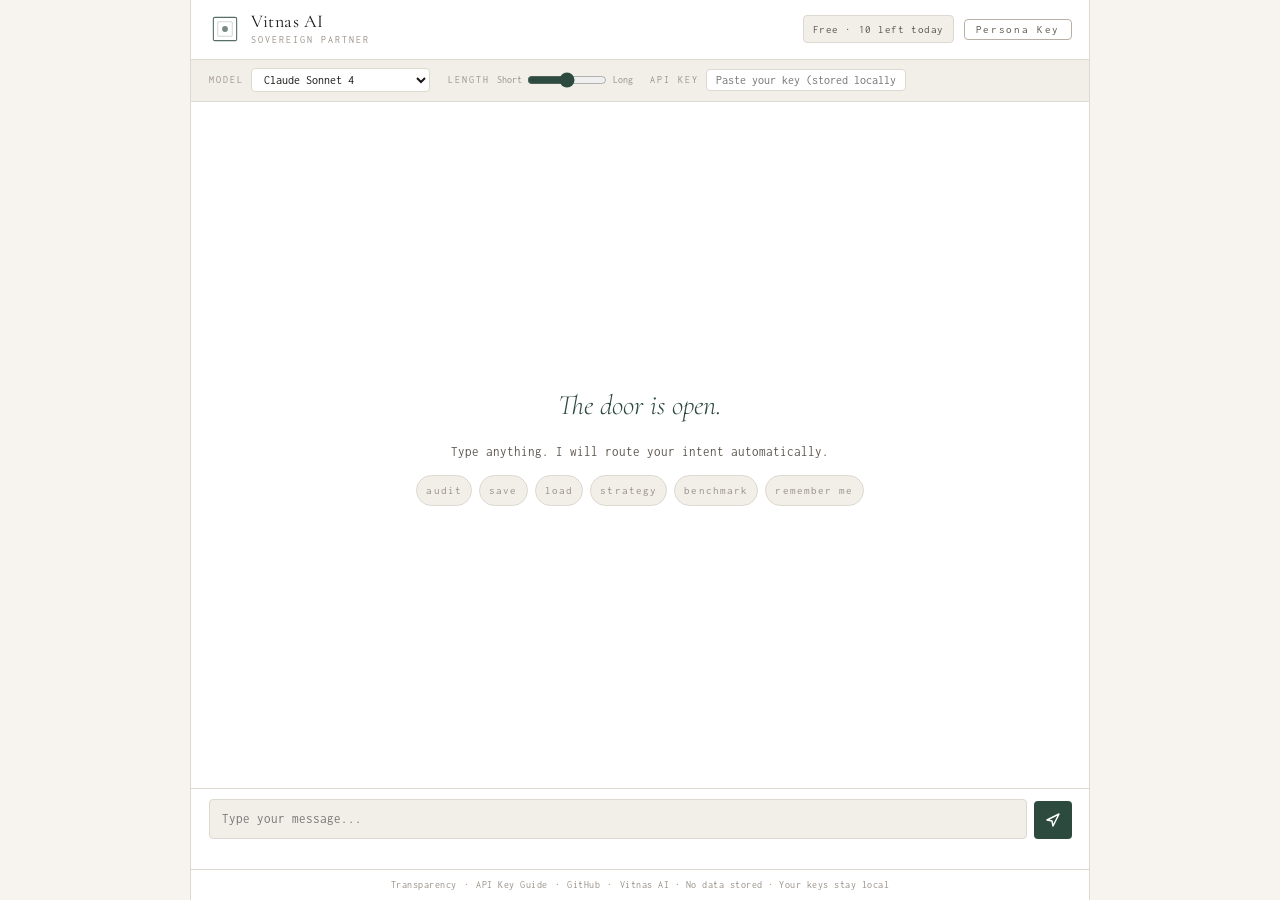
<file: index.html>
<!DOCTYPE html>
<html lang="en">
<head>
  <meta charset="UTF-8"/>
  <meta name="viewport" content="width=device-width, initial-scale=1.0"/>
  <title>Vitnas AI — Sovereign Partner</title>
  <link rel="icon" href="data:image/svg+xml,<svg xmlns='http://www.w3.org/2000/svg' viewBox='0 0 44 44'><rect x='6' y='6' width='32' height='32' rx='2' stroke='%232d4a3e' stroke-width='1.5' fill='none'/><circle cx='22' cy='22' r='4' fill='%232d4a3e'/></svg>">
  <link href="https://fonts.googleapis.com/css2?family=Cormorant+Garamond:wght@300;400;500;600&family=Inconsolata:wght@300;400;500&display=swap" rel="stylesheet">
  <link rel="stylesheet" href="vitnas-ai.css"/>
</head>
<body>

<div class="shell">

  <!-- HEADER -->
  <header class="hdr">
    <div class="hdr-left">
      <svg class="hdr-sigil" viewBox="0 0 44 44" fill="none" xmlns="http://www.w3.org/2000/svg">
        <rect x="6" y="6" width="32" height="32" rx="2" stroke="#2d4a3e" stroke-width="1.5" fill="none"/>
        <rect x="12" y="12" width="20" height="20" rx="1" stroke="#2d4a3e" stroke-width="0.75" fill="none" opacity="0.5"/>
        <circle cx="22" cy="22" r="4" fill="#2d4a3e" opacity="0.8"/>
      </svg>
      <div>
        <div class="hdr-title">Vitnas AI</div>
        <div class="hdr-sub">Sovereign Partner</div>
      </div>
    </div>
    <div class="hdr-right">
      <div class="tier-badge" id="tier-badge">Free · <span id="tier-count">10</span> left today</div>
      <button class="hdr-btn" id="persona-btn">Persona Key</button>
    </div>
  </header>

  <!-- TOOLBAR -->
  <div class="toolbar">
    <div class="toolbar-group">
      <label class="tool-label">Model</label>
      <select id="model-select" class="tool-select">
        <option value="claude-sonnet-4-20250514">Claude Sonnet 4</option>
        <option value="claude-opus-4-20250514">Claude Opus 4</option>
        <option value="gpt-4o">GPT-4o</option>
        <option value="gpt-4o-mini">GPT-4o mini</option>
        <option value="gemini-1.5-flash">Gemini 1.5 Flash</option>
        <option value="llama-3.1-8b-instant">Llama 3.1 8B (Groq) ⚡</option>
        <option value="llama-3.3-70b-versatile">Llama 3.3 70B (Groq) 🧠</option>
        <option value="gemma2-9b-it">Gemma 2 9B (Groq) 💎</option>
      </select>
    </div>
    <div class="toolbar-group">
      <label class="tool-label">Length</label>
      <div class="slider-wrap">
        <span class="slider-lbl">Short</span>
        <input type="range" id="verbosity" min="1" max="3" value="2" class="tool-slider"/>
        <span class="slider-lbl">Long</span>
      </div>
    </div>
    <div class="toolbar-group">
      <label class="tool-label">API Key</label>
      <input type="password" id="api-key-input" class="tool-input" placeholder="Paste your key (stored locally)"/>
    </div>
    <div class="toolbar-group token-group">
      <div class="token-display" id="token-display" style="display:none">
        <span id="token-orig">—</span> → <span id="token-comp">—</span> tokens
        <span class="token-save" id="token-save"></span>
      </div>
    </div>
  </div>

  <!-- CHAT AREA -->
  <main class="chat-area" id="chat-area">
    <div class="welcome">
      <div class="welcome-title">The door is open.</div>
      <div class="welcome-body">
        Type anything. I will route your intent automatically.<br/>
        <span class="intent-pills">
          <span class="pill">audit</span>
          <span class="pill">save</span>
          <span class="pill">load</span>
          <span class="pill">strategy</span>
          <span class="pill">benchmark</span>
          <span class="pill">remember me</span>
        </span>
      </div>
    </div>
  </main>

  <!-- INPUT -->
  <div class="input-bar">
    <div class="input-wrap">
      <textarea id="msg-input" class="msg-input" placeholder="Type your message..." rows="1"></textarea>
      <button class="send-btn" id="send-btn">
        <svg width="16" height="16" viewBox="0 0 16 16" fill="none">
          <path d="M2 8L14 2L8 14L7 9L2 8Z" stroke="currentColor" stroke-width="1.5" stroke-linejoin="round"/>
        </svg>
      </button>
    </div>
    <div class="input-meta" id="input-meta"></div>
  </div>

  <!-- FOOTER -->
  <footer class="ftr">
    <a href="/transparency">Transparency</a>
    <span>·</span>
    <a href="/api-key-guide">API Key Guide</a>
    <span>·</span>
    <a href="https://github.com/bigwiginfohub-wq/fidelity-framework" target="_blank" rel="noopener">GitHub</a>
    <span>·</span>
    <span>Vitnas AI · No data stored · Your keys stay local</span>
  </footer>

</div>

<!-- PERSONA MODAL -->
<div class="modal-overlay" id="persona-modal" style="display:none">
  <div class="modal">
    <div class="modal-hdr">
      <div class="modal-title">Persona Key</div>
      <button class="modal-close" id="modal-close">×</button>
    </div>
    <div class="modal-body">
      <p class="modal-note">Your Persona Key stores your identity trace locally. It is never sent to any server.</p>
      <div class="field-row">
        <label class="field-label">Your name or handle</label>
        <input type="text" id="pk-name" class="field-input" placeholder="The Bridge Architect"/>
      </div>
      <div class="field-row">
        <label class="field-label">User ID</label>
        <input type="text" id="pk-userid" class="field-input" placeholder="TB-BRIDGE-ARCHITECT-001"/>
      </div>
      <div class="modal-actions">
        <button class="modal-btn primary" id="pk-save">Save Persona Key</button>
        <button class="modal-btn" id="pk-download">Download as JSON</button>
        <button class="modal-btn danger" id="pk-clear">Clear</button>
      </div>
      <div class="modal-status" id="pk-status"></div>
    </div>
  </div>
</div>

<script src="vitnas-ai.js"></script>
</body>
</html>
</file>
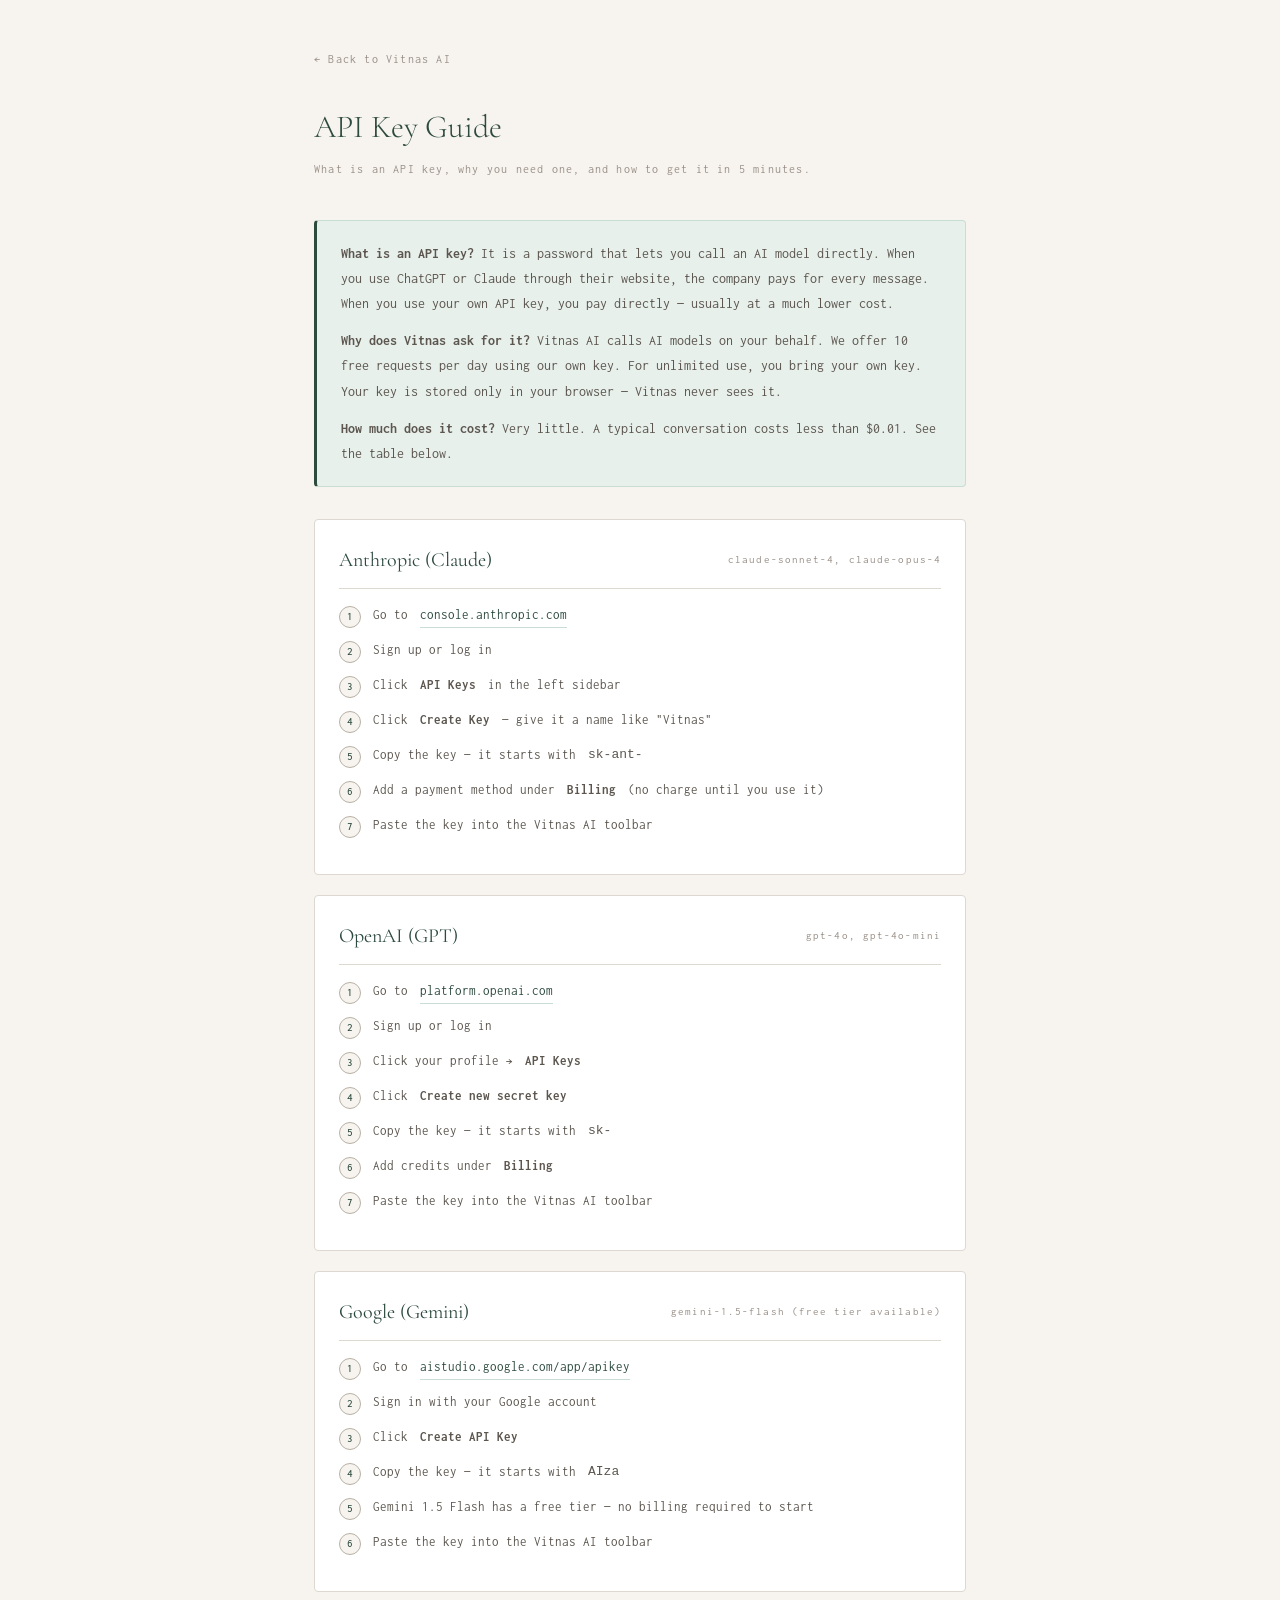
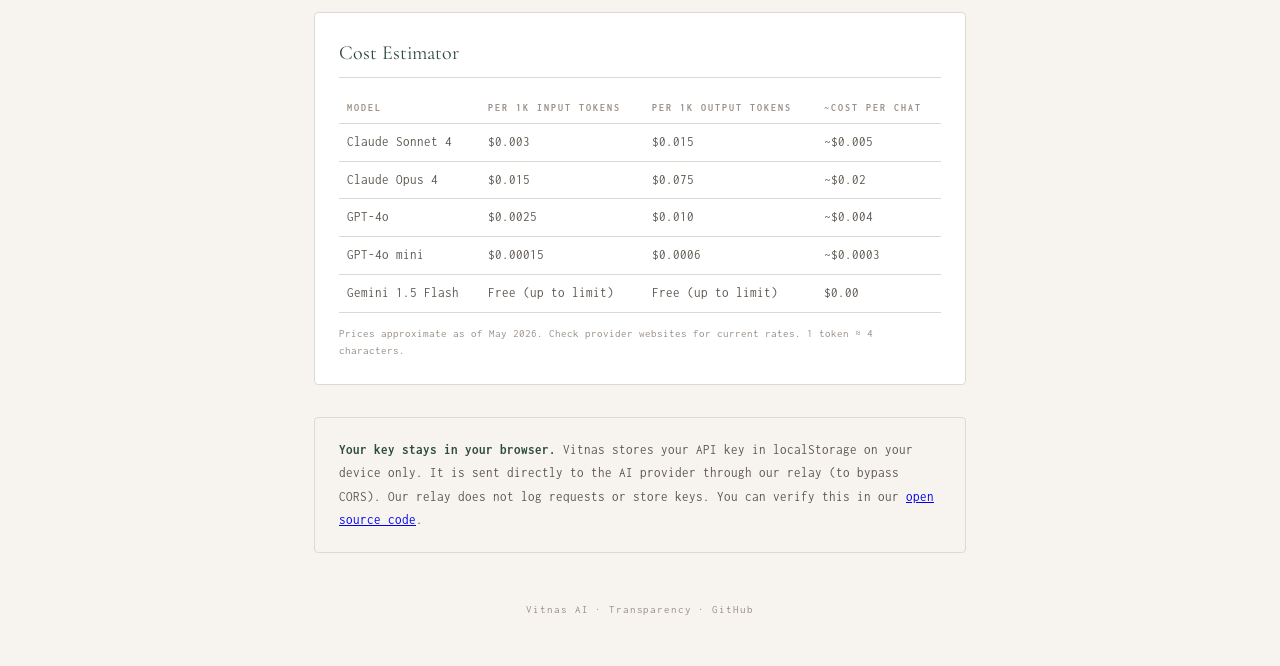
<file: api-key-guide.html>
<!DOCTYPE html>
<html lang="en">
<head>
  <meta charset="UTF-8"/>
  <meta name="viewport" content="width=device-width, initial-scale=1.0"/>
  <title>API Key Guide — Vitnas AI</title>
  <link rel="icon" href="data:image/svg+xml,<svg xmlns='http://www.w3.org/2000/svg' viewBox='0 0 44 44'><rect x='6' y='6' width='32' height='32' rx='2' stroke='%232d4a3e' stroke-width='1.5' fill='none'/><circle cx='22' cy='22' r='4' fill='%232d4a3e'/></svg>">
  <link href="https://fonts.googleapis.com/css2?family=Cormorant+Garamond:wght@300;400;500;600&family=Inconsolata:wght@300;400;500&display=swap" rel="stylesheet">
  <style>
    *, *::before, *::after { box-sizing: border-box; margin: 0; padding: 0; }
    :root {
      --bg: #f7f4ef; --surface: #ffffff; --border: #ddd8d0; --border-dark: #b8b0a4;
      --text: #1a1714; --text-mid: #5c564f; --text-dim: #9a9088;
      --accent: #2d4a3e; --accent-soft: #e8f0ec; --green: #2d6a4f;
      --mono: 'Inconsolata', monospace; --serif: 'Cormorant Garamond', Georgia, serif;
      --radius: 4px;
    }
    body { background: var(--bg); color: var(--text); font-family: var(--mono); font-size: 14px; line-height: 1.6; }
    .wrap { max-width: 700px; margin: 0 auto; padding: 3rem 1.5rem; }
    .back { font-size: 12px; color: var(--text-dim); text-decoration: none; letter-spacing: 0.1em; display: inline-block; margin-bottom: 2rem; }
    .back:hover { color: var(--accent); }
    h1 { font-family: var(--serif); font-size: 32px; font-weight: 300; color: var(--accent); margin-bottom: 0.5rem; }
    .sub { font-size: 12px; color: var(--text-dim); letter-spacing: 0.1em; margin-bottom: 2.5rem; }
    .explainer { background: var(--accent-soft); border: 1px solid #c8ddd4; border-left: 3px solid var(--accent); border-radius: var(--radius); padding: 1.25rem 1.5rem; margin-bottom: 2rem; }
    .explainer p { font-size: 14px; color: var(--text-mid); line-height: 1.8; }
    .explainer p + p { margin-top: 0.75rem; }
    .provider { background: var(--surface); border: 1px solid var(--border); border-radius: var(--radius); padding: 1.5rem; margin-bottom: 1.25rem; }
    .provider-hdr { display: flex; align-items: center; justify-content: space-between; margin-bottom: 1rem; padding-bottom: 0.75rem; border-bottom: 1px solid var(--border); }
    .provider-name { font-family: var(--serif); font-size: 20px; font-weight: 400; color: var(--accent); }
    .provider-model { font-size: 11px; color: var(--text-dim); letter-spacing: 0.1em; }
    .steps { list-style: none; counter-reset: step; }
    .steps li { counter-increment: step; display: flex; gap: 0.75rem; margin-bottom: 0.75rem; font-size: 13px; color: var(--text-mid); line-height: 1.6; }
    .steps li::before { content: counter(step); width: 22px; height: 22px; background: var(--bg); border: 1px solid var(--border-dark); border-radius: 50%; display: flex; align-items: center; justify-content: center; font-size: 11px; font-weight: 500; color: var(--accent); flex-shrink: 0; margin-top: 1px; }
    .steps a { color: var(--accent); text-decoration: none; border-bottom: 1px solid #c8ddd4; }
    .steps a:hover { border-color: var(--accent); }
    .cost-table { background: var(--surface); border: 1px solid var(--border); border-radius: var(--radius); padding: 1.5rem; margin-bottom: 2rem; }
    .cost-table h2 { font-family: var(--serif); font-size: 20px; font-weight: 400; color: var(--accent); margin-bottom: 1rem; padding-bottom: 0.5rem; border-bottom: 1px solid var(--border); }
    table { width: 100%; border-collapse: collapse; font-size: 13px; }
    th { text-align: left; font-size: 10px; letter-spacing: 0.2em; text-transform: uppercase; color: var(--text-dim); padding: 0.4rem 0.5rem; border-bottom: 1px solid var(--border); }
    td { padding: 0.5rem 0.5rem; border-bottom: 1px solid var(--border); color: var(--text-mid); }
    .security-note { background: var(--bg); border: 1px solid var(--border); border-radius: var(--radius); padding: 1.25rem 1.5rem; font-size: 13px; color: var(--text-mid); line-height: 1.8; }
    .security-note strong { color: var(--accent); }
    footer { margin-top: 3rem; font-size: 11px; color: var(--text-dim); text-align: center; letter-spacing: 0.08em; }
    footer a { color: var(--text-dim); text-decoration: none; }
    footer a:hover { color: var(--accent); }
  </style>
</head>
<body>
<div class="wrap">
  <a href="/" class="back">← Back to Vitnas AI</a>
  <h1>API Key Guide</h1>
  <div class="sub">What is an API key, why you need one, and how to get it in 5 minutes.</div>

  <div class="explainer">
    <p><strong>What is an API key?</strong> It is a password that lets you call an AI model directly. When you use ChatGPT or Claude through their website, the company pays for every message. When you use your own API key, you pay directly — usually at a much lower cost.</p>
    <p><strong>Why does Vitnas ask for it?</strong> Vitnas AI calls AI models on your behalf. We offer 10 free requests per day using our own key. For unlimited use, you bring your own key. Your key is stored only in your browser — Vitnas never sees it.</p>
    <p><strong>How much does it cost?</strong> Very little. A typical conversation costs less than $0.01. See the table below.</p>
  </div>

  <div class="provider">
    <div class="provider-hdr">
      <div class="provider-name">Anthropic (Claude)</div>
      <div class="provider-model">claude-sonnet-4, claude-opus-4</div>
    </div>
    <ol class="steps">
      <li>Go to <a href="https://console.anthropic.com" target="_blank" rel="noopener">console.anthropic.com</a></li>
      <li>Sign up or log in</li>
      <li>Click <strong>API Keys</strong> in the left sidebar</li>
      <li>Click <strong>Create Key</strong> — give it a name like "Vitnas"</li>
      <li>Copy the key — it starts with <code>sk-ant-</code></li>
      <li>Add a payment method under <strong>Billing</strong> (no charge until you use it)</li>
      <li>Paste the key into the Vitnas AI toolbar</li>
    </ol>
  </div>

  <div class="provider">
    <div class="provider-hdr">
      <div class="provider-name">OpenAI (GPT)</div>
      <div class="provider-model">gpt-4o, gpt-4o-mini</div>
    </div>
    <ol class="steps">
      <li>Go to <a href="https://platform.openai.com" target="_blank" rel="noopener">platform.openai.com</a></li>
      <li>Sign up or log in</li>
      <li>Click your profile → <strong>API Keys</strong></li>
      <li>Click <strong>Create new secret key</strong></li>
      <li>Copy the key — it starts with <code>sk-</code></li>
      <li>Add credits under <strong>Billing</strong></li>
      <li>Paste the key into the Vitnas AI toolbar</li>
    </ol>
  </div>

  <div class="provider">
    <div class="provider-hdr">
      <div class="provider-name">Google (Gemini)</div>
      <div class="provider-model">gemini-1.5-flash (free tier available)</div>
    </div>
    <ol class="steps">
      <li>Go to <a href="https://aistudio.google.com/app/apikey" target="_blank" rel="noopener">aistudio.google.com/app/apikey</a></li>
      <li>Sign in with your Google account</li>
      <li>Click <strong>Create API Key</strong></li>
      <li>Copy the key — it starts with <code>AIza</code></li>
      <li>Gemini 1.5 Flash has a free tier — no billing required to start</li>
      <li>Paste the key into the Vitnas AI toolbar</li>
    </ol>
  </div>

  <div class="cost-table">
    <h2>Cost Estimator</h2>
    <table>
      <tr><th>Model</th><th>Per 1K input tokens</th><th>Per 1K output tokens</th><th>~Cost per chat</th></tr>
      <tr><td>Claude Sonnet 4</td><td>$0.003</td><td>$0.015</td><td>~$0.005</td></tr>
      <tr><td>Claude Opus 4</td><td>$0.015</td><td>$0.075</td><td>~$0.02</td></tr>
      <tr><td>GPT-4o</td><td>$0.0025</td><td>$0.010</td><td>~$0.004</td></tr>
      <tr><td>GPT-4o mini</td><td>$0.00015</td><td>$0.0006</td><td>~$0.0003</td></tr>
      <tr><td>Gemini 1.5 Flash</td><td>Free (up to limit)</td><td>Free (up to limit)</td><td>$0.00</td></tr>
    </table>
    <div style="font-size:11px;color:var(--text-dim);margin-top:0.75rem">Prices approximate as of May 2026. Check provider websites for current rates. 1 token ≈ 4 characters.</div>
  </div>

  <div class="security-note">
    <strong>Your key stays in your browser.</strong> Vitnas stores your API key in localStorage on your device only. It is sent directly to the AI provider through our relay (to bypass CORS). Our relay does not log requests or store keys. You can verify this in our <a href="https://github.com/bigwiginfohub-wq/fidelity-framework" target="_blank" rel="noopener">open source code</a>.
  </div>

  <footer>
    <a href="/">Vitnas AI</a> · <a href="/transparency">Transparency</a> · <a href="https://github.com/bigwiginfohub-wq/fidelity-framework" target="_blank">GitHub</a>
  </footer>
</div>
</body>
</html>
</file>
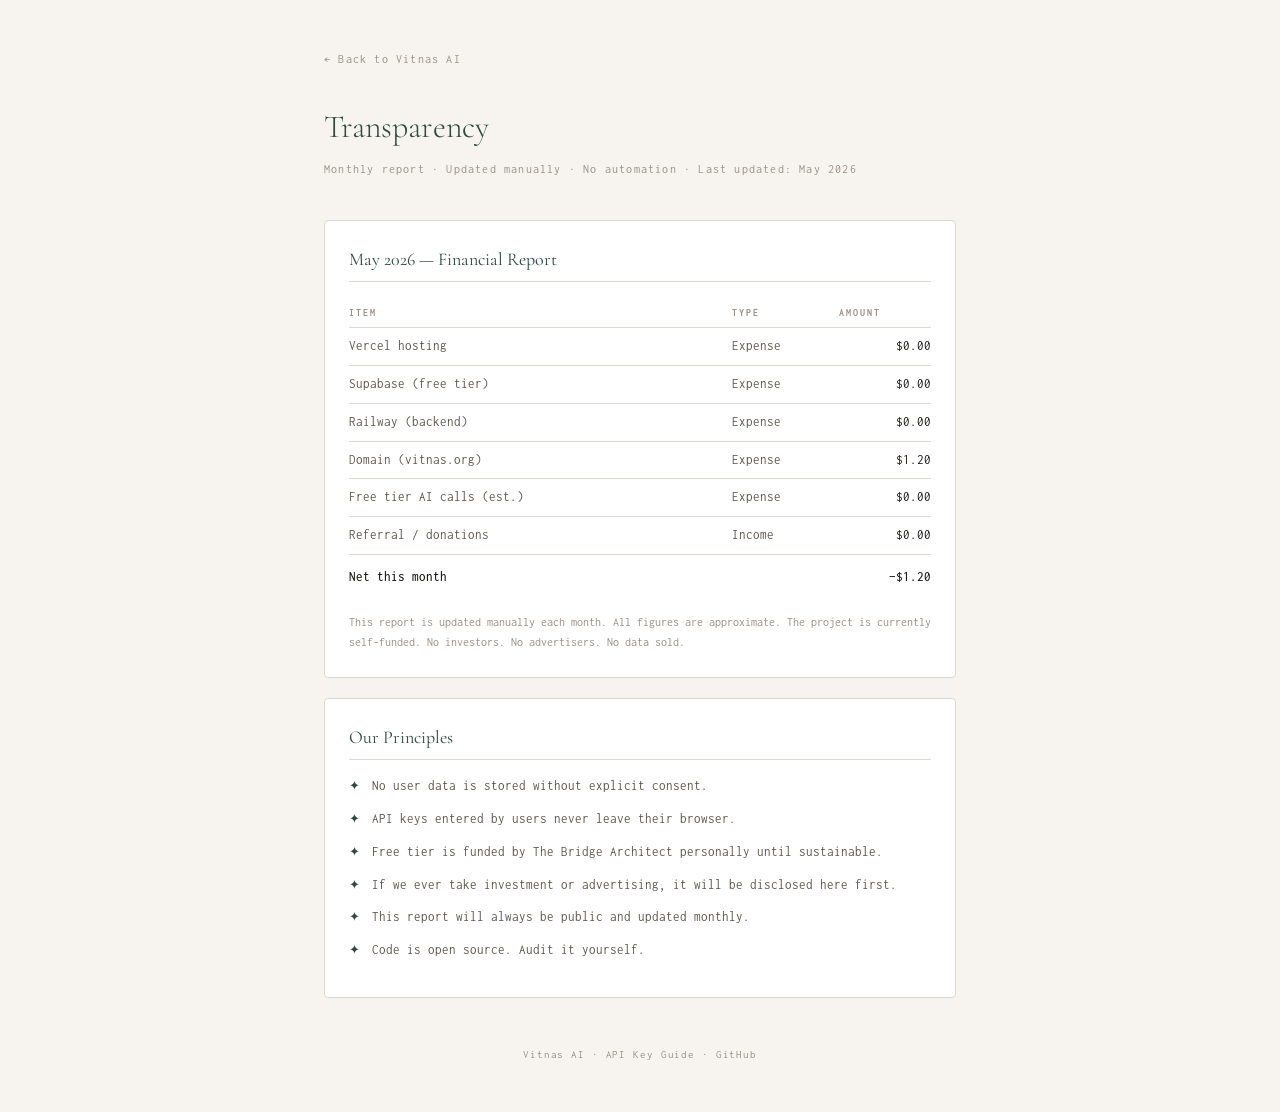
<file: transparency.html>
<!DOCTYPE html>
<html lang="en">
<head>
  <meta charset="UTF-8"/>
  <meta name="viewport" content="width=device-width, initial-scale=1.0"/>
  <title>Transparency — Vitnas AI</title>
  <link rel="icon" href="data:image/svg+xml,<svg xmlns='http://www.w3.org/2000/svg' viewBox='0 0 44 44'><rect x='6' y='6' width='32' height='32' rx='2' stroke='%232d4a3e' stroke-width='1.5' fill='none'/><circle cx='22' cy='22' r='4' fill='%232d4a3e'/></svg>">
  <link href="https://fonts.googleapis.com/css2?family=Cormorant+Garamond:wght@300;400;500;600&family=Inconsolata:wght@300;400;500&display=swap" rel="stylesheet">
  <style>
    *, *::before, *::after { box-sizing: border-box; margin: 0; padding: 0; }
    :root {
      --bg: #f7f4ef; --surface: #ffffff; --border: #ddd8d0;
      --text: #1a1714; --text-mid: #5c564f; --text-dim: #9a9088;
      --accent: #2d4a3e; --accent-soft: #e8f0ec;
      --mono: 'Inconsolata', monospace; --serif: 'Cormorant Garamond', Georgia, serif;
      --radius: 4px;
    }
    body { background: var(--bg); color: var(--text); font-family: var(--mono); font-size: 14px; line-height: 1.6; }
    .wrap { max-width: 680px; margin: 0 auto; padding: 3rem 1.5rem; }
    .back { font-size: 12px; color: var(--text-dim); text-decoration: none; letter-spacing: 0.1em; display: inline-block; margin-bottom: 2rem; }
    .back:hover { color: var(--accent); }
    h1 { font-family: var(--serif); font-size: 32px; font-weight: 300; color: var(--accent); margin-bottom: 0.5rem; }
    .sub { font-size: 12px; color: var(--text-dim); letter-spacing: 0.1em; margin-bottom: 2.5rem; }
    .card { background: var(--surface); border: 1px solid var(--border); border-radius: var(--radius); padding: 1.5rem; margin-bottom: 1.25rem; }
    .card-title { font-family: var(--serif); font-size: 18px; font-weight: 400; color: var(--accent); margin-bottom: 1rem; padding-bottom: 0.5rem; border-bottom: 1px solid var(--border); }
    table { width: 100%; border-collapse: collapse; font-size: 13px; }
    th { text-align: left; font-size: 10px; letter-spacing: 0.2em; text-transform: uppercase; color: var(--text-dim); padding: 0.4rem 0; border-bottom: 1px solid var(--border); }
    td { padding: 0.5rem 0; border-bottom: 1px solid var(--border); color: var(--text-mid); }
    td:last-child { text-align: right; color: var(--text); }
    .total-row td { font-weight: 500; color: var(--text); border-bottom: none; padding-top: 0.75rem; }
    .surplus { color: #2d6a4f; }
    .deficit { color: #8b1a1a; }
    .note { font-size: 12px; color: var(--text-dim); margin-top: 1rem; line-height: 1.7; }
    .principle { display: flex; gap: 0.75rem; margin-bottom: 0.75rem; font-size: 13px; color: var(--text-mid); }
    .principle::before { content: '✦'; color: var(--accent); flex-shrink: 0; }
    footer { margin-top: 3rem; font-size: 11px; color: var(--text-dim); text-align: center; letter-spacing: 0.08em; }
    footer a { color: var(--text-dim); text-decoration: none; }
    footer a:hover { color: var(--accent); }
  </style>
</head>
<body>
<div class="wrap">
  <a href="/" class="back">← Back to Vitnas AI</a>
  <h1>Transparency</h1>
  <div class="sub">Monthly report · Updated manually · No automation · Last updated: May 2026</div>

  <div class="card">
    <div class="card-title">May 2026 — Financial Report</div>
    <table>
      <tr><th>Item</th><th>Type</th><th>Amount</th></tr>
      <tr><td>Vercel hosting</td><td>Expense</td><td>$0.00</td></tr>
      <tr><td>Supabase (free tier)</td><td>Expense</td><td>$0.00</td></tr>
      <tr><td>Railway (backend)</td><td>Expense</td><td>$0.00</td></tr>
      <tr><td>Domain (vitnas.org)</td><td>Expense</td><td>$1.20</td></tr>
      <tr><td>Free tier AI calls (est.)</td><td>Expense</td><td>$0.00</td></tr>
      <tr><td>Referral / donations</td><td>Income</td><td>$0.00</td></tr>
      <tr class="total-row"><td colspan="2">Net this month</td><td class="deficit">−$1.20</td></tr>
    </table>
    <div class="note">This report is updated manually each month. All figures are approximate. The project is currently self-funded. No investors. No advertisers. No data sold.</div>
  </div>

  <div class="card">
    <div class="card-title">Our Principles</div>
    <div class="principle">No user data is stored without explicit consent.</div>
    <div class="principle">API keys entered by users never leave their browser.</div>
    <div class="principle">Free tier is funded by The Bridge Architect personally until sustainable.</div>
    <div class="principle">If we ever take investment or advertising, it will be disclosed here first.</div>
    <div class="principle">This report will always be public and updated monthly.</div>
    <div class="principle">Code is open source. Audit it yourself.</div>
  </div>

  <footer>
    <a href="/">Vitnas AI</a> · <a href="/api-key-guide">API Key Guide</a> · <a href="https://github.com/bigwiginfohub-wq/fidelity-framework" target="_blank">GitHub</a>
  </footer>
</div>
</body>
</html>
</file>
<file: vitnas-ai.css>
/* ── Tokens ─────────────────────────────────────────────── */
:root {
  --bg:          #f7f4ef;
  --surface:     #ffffff;
  --surface2:    #f2efe9;
  --border:      #ddd8d0;
  --border-dark: #b8b0a4;
  --text:        #1a1714;
  --text-mid:    #5c564f;
  --text-dim:    #9a9088;
  --accent:      #2d4a3e;
  --accent-soft: #e8f0ec;
  --accent-hover:#1e3329;
  --green:       #2d6a4f;
  --red:         #8b1a1a;
  --red-soft:    #fdf2f2;
  --mono:        'Inconsolata', 'Courier New', monospace;
  --serif:       'Cormorant Garamond', Georgia, serif;
  --radius:      4px;
  --shadow:      0 1px 3px rgba(0,0,0,0.06), 0 4px 16px rgba(0,0,0,0.04);
}

/* ── Reset ──────────────────────────────────────────────── */
*, *::before, *::after { box-sizing: border-box; margin: 0; padding: 0; }

html, body {
  height: 100%;
  background: var(--bg);
  color: var(--text);
  font-family: var(--mono);
  font-size: 14px;
  line-height: 1.6;
}

/* ── Shell ──────────────────────────────────────────────── */
.shell {
  display: flex;
  flex-direction: column;
  height: 100vh;
  max-width: 900px;
  margin: 0 auto;
  background: var(--surface);
  border-left: 1px solid var(--border);
  border-right: 1px solid var(--border);
}

/* ── Header ─────────────────────────────────────────────── */
.hdr {
  display: flex;
  align-items: center;
  justify-content: space-between;
  padding: 0.75rem 1.25rem;
  border-bottom: 1px solid var(--border);
  background: var(--surface);
  flex-shrink: 0;
}

.hdr-left { display: flex; align-items: center; gap: 0.75rem; }

.hdr-sigil { width: 32px; height: 32px; opacity: 0.8; }

.hdr-title {
  font-family: var(--serif);
  font-size: 18px;
  font-weight: 400;
  letter-spacing: 0.03em;
  line-height: 1.2;
}

.hdr-sub {
  font-size: 10px;
  letter-spacing: 0.2em;
  text-transform: uppercase;
  color: var(--text-dim);
}

.hdr-right { display: flex; align-items: center; gap: 0.75rem; }

.tier-badge {
  font-size: 11px;
  color: var(--text-mid);
  background: var(--surface2);
  border: 1px solid var(--border);
  border-radius: var(--radius);
  padding: 0.3rem 0.65rem;
  letter-spacing: 0.05em;
}

.hdr-btn {
  font-family: var(--mono);
  font-size: 11px;
  letter-spacing: 0.15em;
  padding: 0.3rem 0.75rem;
  background: transparent;
  border: 1px solid var(--border-dark);
  border-radius: var(--radius);
  color: var(--text-mid);
  cursor: pointer;
  transition: all 0.2s;
}

.hdr-btn:hover {
  background: var(--accent-soft);
  border-color: var(--accent);
  color: var(--accent);
}

/* ── Toolbar ─────────────────────────────────────────────── */
.toolbar {
  display: flex;
  align-items: center;
  gap: 1.25rem;
  padding: 0.6rem 1.25rem;
  border-bottom: 1px solid var(--border);
  background: var(--surface2);
  flex-shrink: 0;
  flex-wrap: wrap;
}

.toolbar-group { display: flex; align-items: center; gap: 0.5rem; }

.tool-label {
  font-size: 10px;
  letter-spacing: 0.2em;
  text-transform: uppercase;
  color: var(--text-dim);
  white-space: nowrap;
}

.tool-select {
  font-family: var(--mono);
  font-size: 12px;
  color: var(--text);
  background: var(--surface);
  border: 1px solid var(--border);
  border-radius: var(--radius);
  padding: 0.3rem 0.6rem;
  outline: none;
  cursor: pointer;
}

.tool-select:focus { border-color: var(--accent); }

.slider-wrap { display: flex; align-items: center; gap: 0.4rem; }

.slider-lbl { font-size: 10px; color: var(--text-dim); }

.tool-slider {
  width: 80px;
  accent-color: var(--accent);
  cursor: pointer;
}

.tool-input {
  font-family: var(--mono);
  font-size: 12px;
  color: var(--text);
  background: var(--surface);
  border: 1px solid var(--border);
  border-radius: var(--radius);
  padding: 0.3rem 0.6rem;
  outline: none;
  width: 200px;
  transition: border-color 0.2s;
}

.tool-input:focus { border-color: var(--accent); }

.token-display {
  font-size: 11px;
  color: var(--text-mid);
  background: var(--accent-soft);
  border: 1px solid #c8ddd4;
  border-radius: var(--radius);
  padding: 0.3rem 0.65rem;
}

.token-save {
  color: var(--green);
  font-weight: 500;
  margin-left: 0.25rem;
}

/* ── Chat area ───────────────────────────────────────────── */
.chat-area {
  flex: 1;
  overflow-y: auto;
  padding: 1.5rem 1.25rem;
  display: flex;
  flex-direction: column;
  gap: 1rem;
}

/* ── Welcome ─────────────────────────────────────────────── */
.welcome {
  text-align: center;
  margin: auto;
  padding: 2rem;
}

.welcome-title {
  font-family: var(--serif);
  font-size: 28px;
  font-weight: 300;
  font-style: italic;
  color: var(--accent);
  margin-bottom: 0.75rem;
}

.welcome-body {
  font-size: 13px;
  color: var(--text-mid);
  line-height: 2;
}

.intent-pills {
  display: flex;
  gap: 0.5rem;
  flex-wrap: wrap;
  justify-content: center;
  margin-top: 0.75rem;
}

.pill {
  font-size: 11px;
  letter-spacing: 0.1em;
  padding: 0.25rem 0.65rem;
  background: var(--surface2);
  border: 1px solid var(--border);
  border-radius: 99px;
  color: var(--text-dim);
}

/* ── Messages ────────────────────────────────────────────── */
.msg {
  display: flex;
  flex-direction: column;
  gap: 0.25rem;
  animation: fadeUp 0.3s ease both;
}

.msg.user { align-items: flex-end; }
.msg.assistant { align-items: flex-start; }
.msg.system { align-items: center; }

.msg-bubble {
  max-width: 75%;
  padding: 0.75rem 1rem;
  border-radius: var(--radius);
  font-size: 13px;
  line-height: 1.7;
  white-space: pre-wrap;
  word-break: break-word;
}

.msg.user .msg-bubble {
  background: var(--accent);
  color: #fff;
  border-bottom-right-radius: 2px;
}

.msg.assistant .msg-bubble {
  background: var(--surface2);
  border: 1px solid var(--border);
  color: var(--text);
  border-bottom-left-radius: 2px;
}

.msg.system .msg-bubble {
  background: var(--accent-soft);
  border: 1px solid #c8ddd4;
  color: var(--green);
  font-size: 11px;
  letter-spacing: 0.05em;
  text-align: center;
}

.msg.error .msg-bubble {
  background: var(--red-soft);
  border: 1px solid #f0c0c0;
  color: var(--red);
}

.msg-meta {
  font-size: 10px;
  color: var(--text-dim);
  letter-spacing: 0.05em;
  padding: 0 0.25rem;
}

/* Module result cards */
.result-card {
  background: var(--surface);
  border: 1px solid var(--border);
  border-left: 3px solid var(--accent);
  border-radius: var(--radius);
  padding: 1rem 1.25rem;
  max-width: 75%;
  font-size: 12px;
  line-height: 1.8;
}

.result-card .rc-title {
  font-family: var(--serif);
  font-size: 16px;
  font-weight: 500;
  color: var(--accent);
  margin-bottom: 0.75rem;
  padding-bottom: 0.5rem;
  border-bottom: 1px solid var(--border);
}

.result-card .rc-row {
  display: flex;
  gap: 0.5rem;
  margin-bottom: 0.3rem;
}

.result-card .rc-key {
  color: var(--text-dim);
  min-width: 120px;
  flex-shrink: 0;
}

.result-card .rc-val { color: var(--text); }

.metric-row {
  display: flex;
  gap: 0.75rem;
  margin: 0.75rem 0;
  flex-wrap: wrap;
}

.metric-box {
  background: var(--surface2);
  border: 1px solid var(--border);
  border-radius: var(--radius);
  padding: 0.5rem 0.75rem;
  text-align: center;
  min-width: 80px;
}

.metric-box .mv { font-size: 20px; font-weight: 500; color: var(--text); }
.metric-box .ml { font-size: 10px; color: var(--text-dim); margin-top: 2px; }

/* Typing indicator */
.typing {
  display: flex;
  align-items: center;
  gap: 4px;
  padding: 0.75rem 1rem;
  background: var(--surface2);
  border: 1px solid var(--border);
  border-radius: var(--radius);
  width: fit-content;
}

.typing span {
  width: 6px; height: 6px;
  background: var(--text-dim);
  border-radius: 50%;
  animation: bounce 1.2s infinite;
}

.typing span:nth-child(2) { animation-delay: 0.2s; }
.typing span:nth-child(3) { animation-delay: 0.4s; }

@keyframes bounce {
  0%, 60%, 100% { transform: translateY(0); }
  30% { transform: translateY(-6px); }
}

/* ── Input bar ───────────────────────────────────────────── */
.input-bar {
  padding: 0.75rem 1.25rem;
  border-top: 1px solid var(--border);
  background: var(--surface);
  flex-shrink: 0;
}

.input-wrap {
  display: flex;
  gap: 0.5rem;
  align-items: flex-end;
}

.msg-input {
  flex: 1;
  font-family: var(--mono);
  font-size: 13px;
  color: var(--text);
  background: var(--surface2);
  border: 1px solid var(--border);
  border-radius: var(--radius);
  padding: 0.65rem 0.9rem;
  outline: none;
  resize: none;
  line-height: 1.5;
  max-height: 120px;
  transition: border-color 0.2s;
}

.msg-input:focus { border-color: var(--accent); }

.send-btn {
  width: 38px;
  height: 38px;
  background: var(--accent);
  border: none;
  border-radius: var(--radius);
  color: #fff;
  cursor: pointer;
  display: flex;
  align-items: center;
  justify-content: center;
  flex-shrink: 0;
  transition: background 0.2s;
}

.send-btn:hover { background: var(--accent-hover); }
.send-btn:disabled { background: var(--border-dark); cursor: not-allowed; }

.input-meta {
  font-size: 10px;
  color: var(--text-dim);
  margin-top: 0.4rem;
  letter-spacing: 0.05em;
  min-height: 14px;
}

/* ── Footer ──────────────────────────────────────────────── */
.ftr {
  display: flex;
  align-items: center;
  justify-content: center;
  gap: 0.5rem;
  padding: 0.5rem 1.25rem;
  border-top: 1px solid var(--border);
  font-size: 10px;
  color: var(--text-dim);
  letter-spacing: 0.05em;
  flex-shrink: 0;
  flex-wrap: wrap;
}

.ftr a { color: var(--text-dim); text-decoration: none; transition: color 0.2s; }
.ftr a:hover { color: var(--accent); }

/* ── Modal ───────────────────────────────────────────────── */
.modal-overlay {
  position: fixed;
  inset: 0;
  background: rgba(0,0,0,0.35);
  display: flex;
  align-items: center;
  justify-content: center;
  z-index: 100;
  animation: fadeIn 0.2s ease;
}

.modal {
  background: var(--surface);
  border: 1px solid var(--border);
  border-radius: var(--radius);
  width: 100%;
  max-width: 440px;
  margin: 1rem;
  box-shadow: 0 8px 40px rgba(0,0,0,0.12);
  animation: fadeUp 0.3s ease;
}

.modal-hdr {
  display: flex;
  align-items: center;
  justify-content: space-between;
  padding: 1rem 1.25rem;
  border-bottom: 1px solid var(--border);
}

.modal-title {
  font-family: var(--serif);
  font-size: 18px;
  font-weight: 400;
  color: var(--accent);
}

.modal-close {
  background: none;
  border: none;
  font-size: 20px;
  color: var(--text-dim);
  cursor: pointer;
  line-height: 1;
  padding: 0;
}

.modal-body { padding: 1.25rem; }

.modal-note {
  font-size: 12px;
  color: var(--text-mid);
  margin-bottom: 1rem;
  line-height: 1.6;
}

.field-row { margin-bottom: 0.85rem; }

.field-label {
  display: block;
  font-size: 10px;
  letter-spacing: 0.2em;
  text-transform: uppercase;
  color: var(--text-dim);
  margin-bottom: 0.4rem;
}

.field-input {
  width: 100%;
  font-family: var(--mono);
  font-size: 13px;
  color: var(--text);
  background: var(--surface2);
  border: 1px solid var(--border);
  border-radius: var(--radius);
  padding: 0.6rem 0.8rem;
  outline: none;
  transition: border-color 0.2s;
}

.field-input:focus { border-color: var(--accent); }

.modal-actions {
  display: flex;
  gap: 0.5rem;
  flex-wrap: wrap;
  margin-top: 1rem;
}

.modal-btn {
  font-family: var(--mono);
  font-size: 11px;
  letter-spacing: 0.15em;
  padding: 0.5rem 0.9rem;
  border-radius: var(--radius);
  border: 1px solid var(--border-dark);
  background: transparent;
  color: var(--text-mid);
  cursor: pointer;
  transition: all 0.2s;
}

.modal-btn:hover { background: var(--surface2); }

.modal-btn.primary {
  background: var(--accent);
  border-color: var(--accent);
  color: #fff;
}

.modal-btn.primary:hover { background: var(--accent-hover); }

.modal-btn.danger {
  border-color: #f0c0c0;
  color: var(--red);
}

.modal-btn.danger:hover { background: var(--red-soft); }

.modal-status {
  margin-top: 0.75rem;
  font-size: 11px;
  color: var(--green);
  min-height: 16px;
}

/* ── Animations ──────────────────────────────────────────── */
@keyframes fadeUp {
  from { opacity: 0; transform: translateY(8px); }
  to   { opacity: 1; transform: translateY(0); }
}

@keyframes fadeIn {
  from { opacity: 0; }
  to   { opacity: 1; }
}

/* ── Responsive ──────────────────────────────────────────── */
@media (max-width: 600px) {
  .toolbar { gap: 0.75rem; }
  .tool-input { width: 140px; }
  .msg-bubble { max-width: 90%; }
  .result-card { max-width: 95%; }
  .hdr-sub { display: none; }
}
</file>
